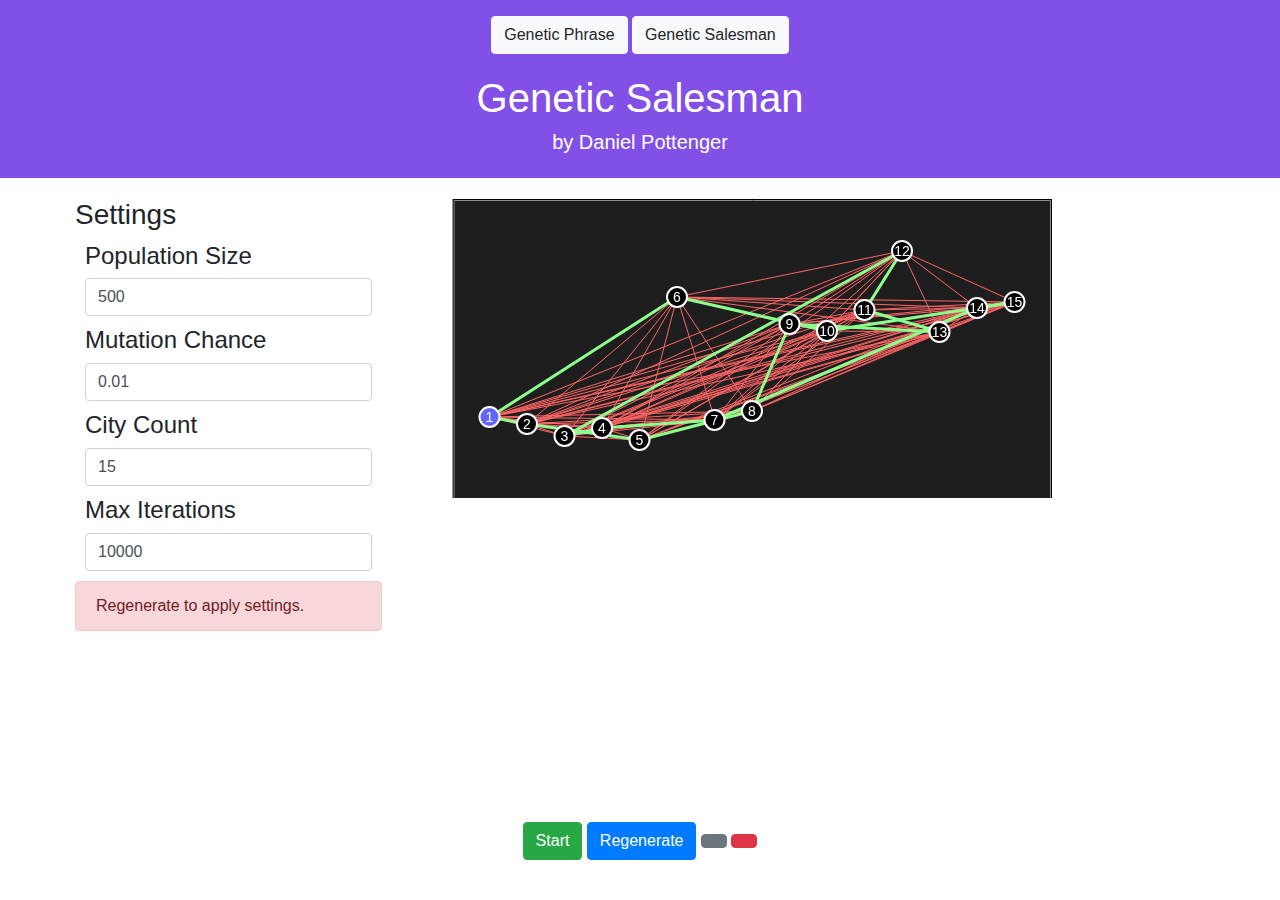
<file: index.html>
<!DOCTYPE html>
<html>
  <head>
    <meta charset="utf-8">
    <title>Genetic Salesman</title>
    <link rel="stylesheet" href="./css/bootstrap.css"></link>
    <link rel="stylesheet" href="./css/site.css"></link>
    <script src="./js/jquery.js" charset="utf-8"></script>
    <script src="./js/bootstrap.js" charset="utf-8"></script>
    <link rel="stylesheet" href="https://use.fontawesome.com/releases/v5.5.0/css/all.css" integrity="sha384-B4dIYHKNBt8Bc12p+WXckhzcICo0wtJAoU8YZTY5qE0Id1GSseTk6S+L3BlXeVIU" crossorigin="anonymous">
    <script src="./js/processing.js" charset="utf-8"></script>
  </head>
  <body>
    <div class="top-bar">
	<a class="btn btn-light" href="https://rixium.github.io/GeneticPhrase/" target="_self">Genetic Phrase</a>
	<a class="btn btn-light" href="https://rixium.github.io/GeneticSalesman/" target="_self">Genetic Salesman</a>
    <h1 style="margin-top: 20px;">Genetic Salesman</h1>
    <h5>by Daniel Pottenger</h5>

    </div>
    <div class="col-md-12 row">
      <div class="col-md-4">
      <div id="progress"> 
        <ul id="statList" style="margin: 20px;">
        <h3>Population Stats</h3>
        <li>
        <h4>Generations</h4>
        <p id="totalGenerations"></p>
        </li>
        <li>
        <h4>Best Path</h4>
        <p id="bestPath"></p>
        </li>
        <li>
        <h4>Best Path Distance</h4>
        <p id="bestPathDistance"></p>
        </li>
        <li>
        <h4>Average Distance</h4>
        <p id="averagePathDistance"></p>
        </li>
        <h3>Overall Stats</h3>
        <li>
        <h4>Best Ever Path</h4>
        <p id="bestEverPath"></p>
        </li>
        <li>
        <h4>Best Ever Distance</h4>
        <p id="bestEverDistance"></p>
        </li>
      </ul>
    </div>
    <div id="settings">
      <ul id="settingsList" style="margin: 20px;">
      <h3>Settings</h3>
      <li>
      <h4>Population Size</h4>
      <input id="populationSize" class="form-control" value="500" type="number" min=100></input>
      </li>
      <li>
      <h4>Mutation Chance</h4>
      <input id="mutationChance" class="form-control" value="0.01" type="number" max=1 step=0.01></input>
      </li>
      <li>
      <h4>City Count</h4>
      <input id="numberOfNodes" class="form-control" value="15" type="number" max=30></input>
      </li>
      <li>
      <h4>Max Iterations</h4>
      <input id="maxIterations" class="form-control" value="10000" type="number"></input>
      </li>
      <p class="alert alert-danger">Regenerate to apply settings.</p>
    </ul>
  </div>
</div>
    <div class="col-md-6 text-center">
        <canvas style="margin: 20px;" id="mycanvas"></canvas>
    </div>
  </div>
  <div class="text-center" style="margin: 40px auto; bottom: 0; position: absolute; left: 0; right: 0;">
    <button class="btn btn-success" onclick="start()">Start</button>
    <button class="btn btn-primary" onclick="stop()">Regenerate</button>
    <button class="btn btn-secondary" onclick="showSettings()"><i class="fas fa-cog"></i></button>
    <a href="faq.html" target="_self" class="btn btn-danger"><i class="fas fa-question"></i></a>
  </div>
  <script type="text/javascript">
    var processingInstance;

    $(document).ready(function() {
      $('#progress').hide();
    });

    function start() {
        processingInstance = Processing.getInstanceById('mycanvas');
          $('#settings').hide();
          $('#progress').show();
        processingInstance.start();
    }

    function stop() {
        processingInstance = Processing.getInstanceById('mycanvas');
        processingInstance.stopGenerations();
    }

    function showSettings() {
      $('#settings').show();
      $('#progress').hide();
    }

  </script>
    <script type="text/processing" data-processing-target="mycanvas">
      let path;
      let nodeCount = 14;
      let totalGenerations = 1;
      let population = [];
      let totalPath = 0;
      let populationSize = 2000;
      let mutationChance = 0.001;
      let speed = 0;
      let bestPathEver;
      let bestDistanceEver = Infinity;
      let maxIterations = 500;
      let started = false;
      let refreshTimeout;

      Node[] nodes;

      void setup()
      {
        begin();
      }

      void reset() {
          nodeCount = parseInt($('#numberOfNodes').val());
          populationSize = parseInt($('#populationSize').val());
          mutationChance = parseFloat($('#mutationChance').val());
          maxIterations = parseInt($('#maxIterations').val());

          if(nodeCount > 30)
            nodeCount = 30;
          if(populationSize < 100)
            populationSize = 100;
      }

      void begin() {
        totalGenerations = 1;
        population = [];
        bestPathEver = [];
        bestDistanceEver = Infinity;
        reset();
        size(600, 300);
        fill(255);
        rect(0, 0, 600, 300);
        nodes = new Node[nodeCount];
        for(let i = 0; i < nodes.length; i++) {
          Node node = new Node((i + 1) * 600 / (nodes.length + 1), 50 + Math.floor(Math.random() * 200), i + 1);
          nodes[i] = node;
        }
        generatePopulation(populationSize);
        path = getBestPath(population);
        OutputBestPath();
        let parent1 = population[0];
        let parent2 = population[1];
        loop();
      }

      int[] getBestPath(pop) {
        let bestMemberIndex = 0;
        let bestMemberDistance = Infinity;
        totalPath = 0;
        for(let i = 0; i < pop.length; i++) {
          let dist = getFitness(nodes, pop[i]);
          totalPath += dist;
          if(dist < bestMemberDistance) {
            bestMemberDistance = dist;
            bestMemberIndex = i;
          }
          if(dist < bestDistanceEver) {
            bestDistanceEver = dist;
            bestPathEver = pop[bestMemberIndex];
          }
        }
        return pop[bestMemberIndex];
      }

      void generatePopulation(count) {
        let newPopulation = [];
        for(let i = 0; i < count; i++) {
          newPath = createRandomPath();
          newPopulation.push(newPath);
        }
        population = newPopulation;
      }

      let n = new Node(100, 100, 1);

      void start() {
        started = true;
      }

      void stopGenerations() {
        clearTimeout(refreshTimeout);
        started = false;
        begin();
      }

      int[] createRandomPath() {
          let newPath = [];
          let available = [];
          newPath.push(nodes[0].label - 1);
          for(let i = 1; i < nodes.length; i++) {
            available.push(nodes[i].label - 1);
          }
          while(newPath.length < nodes.length) {
            let rand = floor(random(available.length));
            let next = available[rand];
            newPath.push(next);
            available.splice(rand, 1);
          }
          newPath.push(nodes[0].label - 1);
          return newPath;
      }

      void draw(){
        background(0);
        fill(0);
        rect(0, 0, 600, 400);
        stroke(140);
        fill(30);
        rect(2, 2, 596, 396);
        stroke(255, 100, 100);
        for(let i = 0; i < nodes.length - 1; i++) {
          for(let j = i + 1; j < nodes.length; j++) {
            let startNode = nodes[i];
            let endNode = nodes[j];
            line(startNode.x, startNode.y, endNode.x, endNode.y);
          }
        }

        stroke(140, 255, 140);
        strokeWeight(3);
        for(let i = 0; i < bestPathEver.length - 1; i++) {
          let startNode = nodes[bestPathEver[i]];
          let endNode = nodes[bestPathEver[i + 1]]
          line(startNode.x, startNode.y, endNode.x, endNode.y);
        }

        strokeWeight(1);

        for(let i = 0; i < nodes.length; i++) {
          nodes[i].draw();
        }

        if(!started)
          return;
        update();
      }

      void update() {
        if(totalGenerations == maxIterations + 1) {
          started = false;
          return;
        }
        noLoop();
        let selections = makeSelections();
        selections = makeMutations(selections);
        population = selections;
        path = getBestPath(population);
        OutputBestPath();
        totalGenerations++;


        if(started)
          refreshTimeout = setTimeout(draw, 10);
      }

      int[] makeMutations(pop) {
        for(let i = 0; i < pop.length; i++) {
          pop[i] = mutate(pop[i]);
        }
        return pop;
      }

      int[] mutate(member) {
        for(let i = 1; i < member.length - 1; i++) {
          if(random() > mutationChance){
              continue;
          }

          let mutateGene = floor(random(1, member.length - 1));
          let mutateTo = floor(random(1, member.length - 1));

          let gene = member[mutateGene];
          member[mutateGene] = member[mutateTo];
          member[mutateTo] = gene;
        }
          return member;
      }

      int[] makeSelections() {
        let selections = [];
        let fitnesses = [];
		let sum = 0;
		let max = 0;
        for(let i = 0; i < population.length; i++) {
          let fitness = getFitness(nodes, population[i]);
		  
		  if(fitness > max)
			max = fitness;
			
          fitnesses.push(fitness);
        }
        let choices = [];
        for(let i = 0; i < fitnesses.length; i++) {
          let fixed = max - fitnesses[i];
		  if(random(0, max) < fixed)
            choices.push(population[i]);
        }
        while(selections.length < population.length) {
          let parent1 = floor(random(choices.length));
          let parent2 = floor(random(choices.length));
          let babies = crossOver(choices[parent1], choices[parent2]);
          selections.push(babies[0]);
		  if(selections.length < population.length)
			selections.push(babies[1]);
        }
        return selections;
      }

      int[] crossOver(parent1, parent2) {
        let baby1 = initNan(parent1.length);
		let baby2 = initNan(parent1.length);
        baby1[0] = parent1[0];
		baby2[0] = parent1[0];
        let takeStart = floor(random(1, parent1.length));
        let takeEnd = floor(random(takeStart, parent1.length));

        for(let i = takeStart; i < takeEnd; i++) {
          baby1[i] = parent1[i];
		  baby2[i] = parent2[i];
        }

        var currIndex = 1;
        for(let i = 0; i < parent2.length; i++) {
          if(baby1[currIndex] != -1) {
            i--;
            currIndex++;
            continue;
          }

          if(baby1.includes(parent2[i])) {
            continue;
          }

          baby1[currIndex] = parent2[i];
          currIndex++;
        }
		
		currIndex = 1;
        for(let i = 0; i < parent1.length; i++) {
          if(baby2[currIndex] != -1) {
            i--;
            currIndex++;
            continue;
          }

          if(baby2.includes(parent1[i])) {
            continue;
          }

          baby2[currIndex] = parent1[i];
          currIndex++;
        }

        baby1[baby1.length - 1] = parent1[parent1.length - 1];
		baby2[baby2.length - 1] = parent1[parent1.length - 1];
        return [ baby1, baby2 ];
      }

      int[] initNan(length) {
        let newArr = new int[length];
        for(let i = 0; i < length; i++) {
          newArr[i] = -1;
        }
        return newArr;
      }

      void OutputBestPath() {
          let outputPath = "";
          for(let i = 0; i < path.length; i++) {
            outputPath += path[i] + 1 + "  ";
          }
          $('#bestPath').text(outputPath);

          let fitness = getFitness(nodes, path);
          $('#bestPathDistance').text(round(fitness));

          $('#totalGenerations').text(totalGenerations);
          $('#averagePathDistance').text(round(totalPath / population.length));

          let bestPathOut = "";
          for(let i = 0; i < bestPathEver.length; i++) {
            bestPathOut += bestPathEver[i] + 1 + "  ";
          }

          $('#bestEverPath').text(bestPathOut);
          $('#bestEverDistance').text(round(bestDistanceEver));
      }

      int getFitness(Node[] nodes, int[] path) {
        let distance = 0;
        for(let i = 0; i < path.length - 1; i++) {
          let startNode = nodes[path[i]];
          let endNode = nodes[path[i + 1]];
          distance += startNode.distanceTo(endNode);
        }
        return distance;
      }

      class Node {

        let x = 0;
        let y = 0;
        let color = (255, 255, 255);
        let width = 20;
        let height = 20;
        let selected = false;
        let label;

        Node(x, y, index) {
            this.x = x;
            this.y = y;
            this.label = index;
        }

        void draw() {
          strokeWeight(2);
          stroke(255);
          fill(0);
          if(label == 1) {
            fill(100, 100, 255);
          }
          ellipse(x, y, width, height);
          fill(255);
          textAlign(CENTER, CENTER);
          textSize(14);
          text(label, x, y);
          strokeWeight(1);
        }

        int distanceTo(Node node) {
            return Math.sqrt(Math.pow(this.x - node.x, 2) + Math.pow(this.y - node.y, 2));
        }

      }
    </script>
  </body>
</html>
</file>
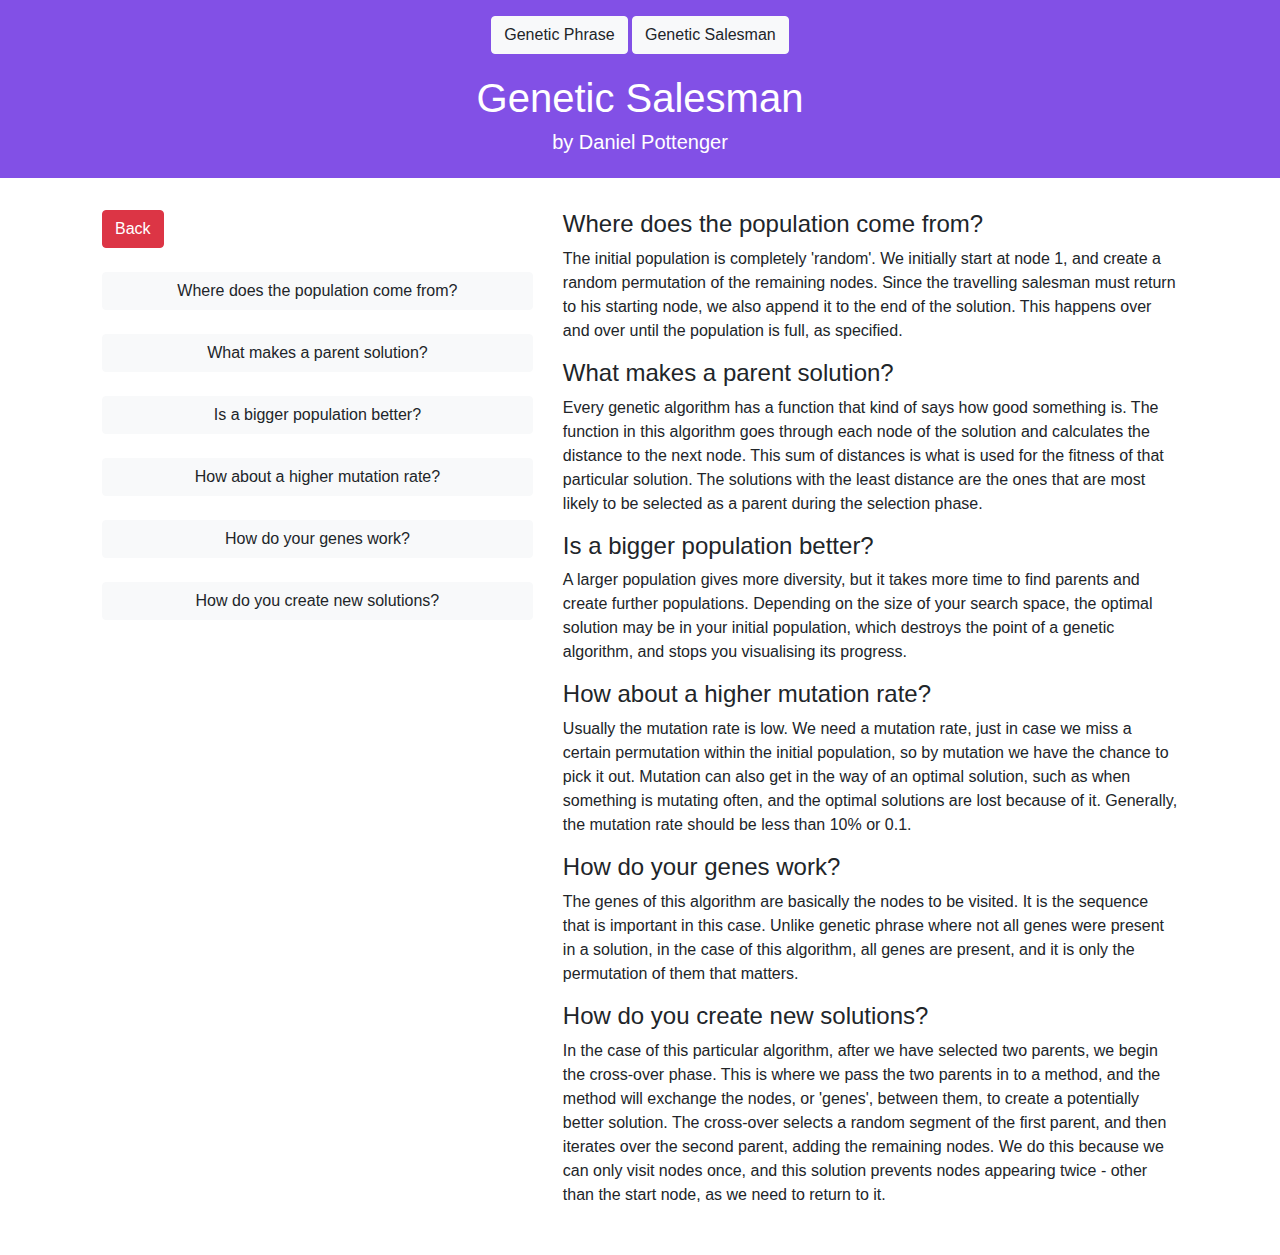
<file: faq.html>
<!DOCTYPE html>
<html>
  <head>
    <meta charset="utf-8">
    <title>Genetic Salesman</title>
    <link rel="stylesheet" href="./css/bootstrap.css"></link>
    <link rel="stylesheet" href="./css/site.css"></link>
    <script src="./js/jquery.js" charset="utf-8"></script>
    <script src="./js/bootstrap.js" charset="utf-8"></script>
  </head>
  <body>
    <div class="top-bar">
	<a class="btn btn-light" href="https://rixium.github.io/GeneticPhrase/" target="_self">Genetic Phrase</a>
	<a class="btn btn-light" href="https://rixium.github.io/GeneticSalesman/" target="_self">Genetic Salesman</a>
    <h1 style="margin-top: 20px;">Genetic Salesman</h1>
    <h5>by Daniel Pottenger</h5>
    </div>
    <div class="container main-body">
      <div class="row">
      <div class="col-md-5">
        <div class="help-nav">
          <a href="index.html" target="_self" class="btn btn-danger scroll">Back</a><br/><br/>
          <a id="population" class="btn btn-light scroll" style="width: 100%;">Where does the population come from?</a><br/><br/>
          <a id="parentphrase" class="btn btn-light scroll" style="width: 100%;">What makes a parent solution?</a><br/><br/>
          <a id="populationsize" class="btn btn-light scroll" style="width: 100%;">Is a bigger population better?</a><br/><br/>
          <a id="mutationrate" class="btn btn-light scroll" style="width: 100%;">How about a higher mutation rate?</a><br/><br/>
          <a id="genes" class="btn btn-light scroll" style="width: 100%;">How do your genes work?</a><br/><br/>
          <a id="crossover" class="btn btn-light scroll" style="width: 100%;">How do you create new solutions?</a><br/><br/>
        </div>
      </div>
      <div class="col-md-7">
        <div class="help-holder">
          <h4 id="population_faq">Where does the population come from?</h4>
          <p>The initial population is completely 'random'. We initially start at node 1, and create a random permutation of the remaining nodes. Since the travelling salesman must return to his starting node, we also append it to the end of the solution. This happens
          over and over until the population is full, as specified.</p>
          <h4 id="parentphrase_faq">What makes a parent solution?</h4>
          <p>Every genetic algorithm has a function that kind of says how good something is. The function in this algorithm goes through each node of the solution and calculates the distance to the next node. This sum of distances is what is used for the fitness of that particular solution.
          The solutions with the least distance are the ones that are most likely to be selected as a parent during the selection phase.</p>
          <h4 id="populationsize_faq">Is a bigger population better?</h4>
          <p>A larger population gives more diversity, but it takes more time to find parents and create further populations. Depending on the size of your search space, the optimal solution may be in your initial population, which destroys the point of a genetic algorithm, and stops you visualising its progress.</p>
          <h4 id="mutationrate_faq">How about a higher mutation rate?</h4>
          <p>Usually the mutation rate is low. We need a mutation rate, just in case we miss a certain permutation within the initial population, so by mutation we have the chance to pick it out. Mutation can also get in the way of an optimal solution, such as when something is
            mutating often, and the optimal solutions are lost because of it. Generally, the mutation rate should be less than 10% or 0.1.</p>
              <h4 id="genes_faq">How do your genes work?</h4>
              <p>The genes of this algorithm are basically the nodes to be visited. It is the sequence that is important in this case. Unlike genetic phrase where not all genes were present in a solution, in the case of this algorithm, all genes are present, and it is only the permutation of them that matters.</p>
                <h4 id="crossover_faq">How do you create new solutions?</h4>
                <p>In the case of this particular algorithm, after we have selected two parents, we begin the cross-over phase. This is where we pass the two parents in to a method, and the method will exchange the nodes, or 'genes', between them, to create a potentially better solution. The cross-over selects a
                random segment of the first parent, and then iterates over the second parent, adding the remaining nodes. We do this because we can only visit nodes once, and this solution prevents nodes appearing twice - other than the start node, as we need to return to it.</p>
              </thead>
        </div>
      </div>
    </div>
  </body>
</html>

<script>
  $('.scroll').click(function(btn) {
    $('html, body').animate({
        scrollTop: $("#" + btn.target.id + "_faq").offset().top
    }, 750);
});
</script>
</file>
<file: css/site.css>
.top-bar {
  background-color: rgba(130, 80, 230, 55);
  padding: 1em;
  text-align: center;
  color: rgba(255, 255, 255, 255);
}

.main-body {
  padding: 2em;
}

.sticky {
  position: fixed;
  top: 0;
}

ul {
  list-style: none;
}
li {
  margin: 10px;
}
</file>
